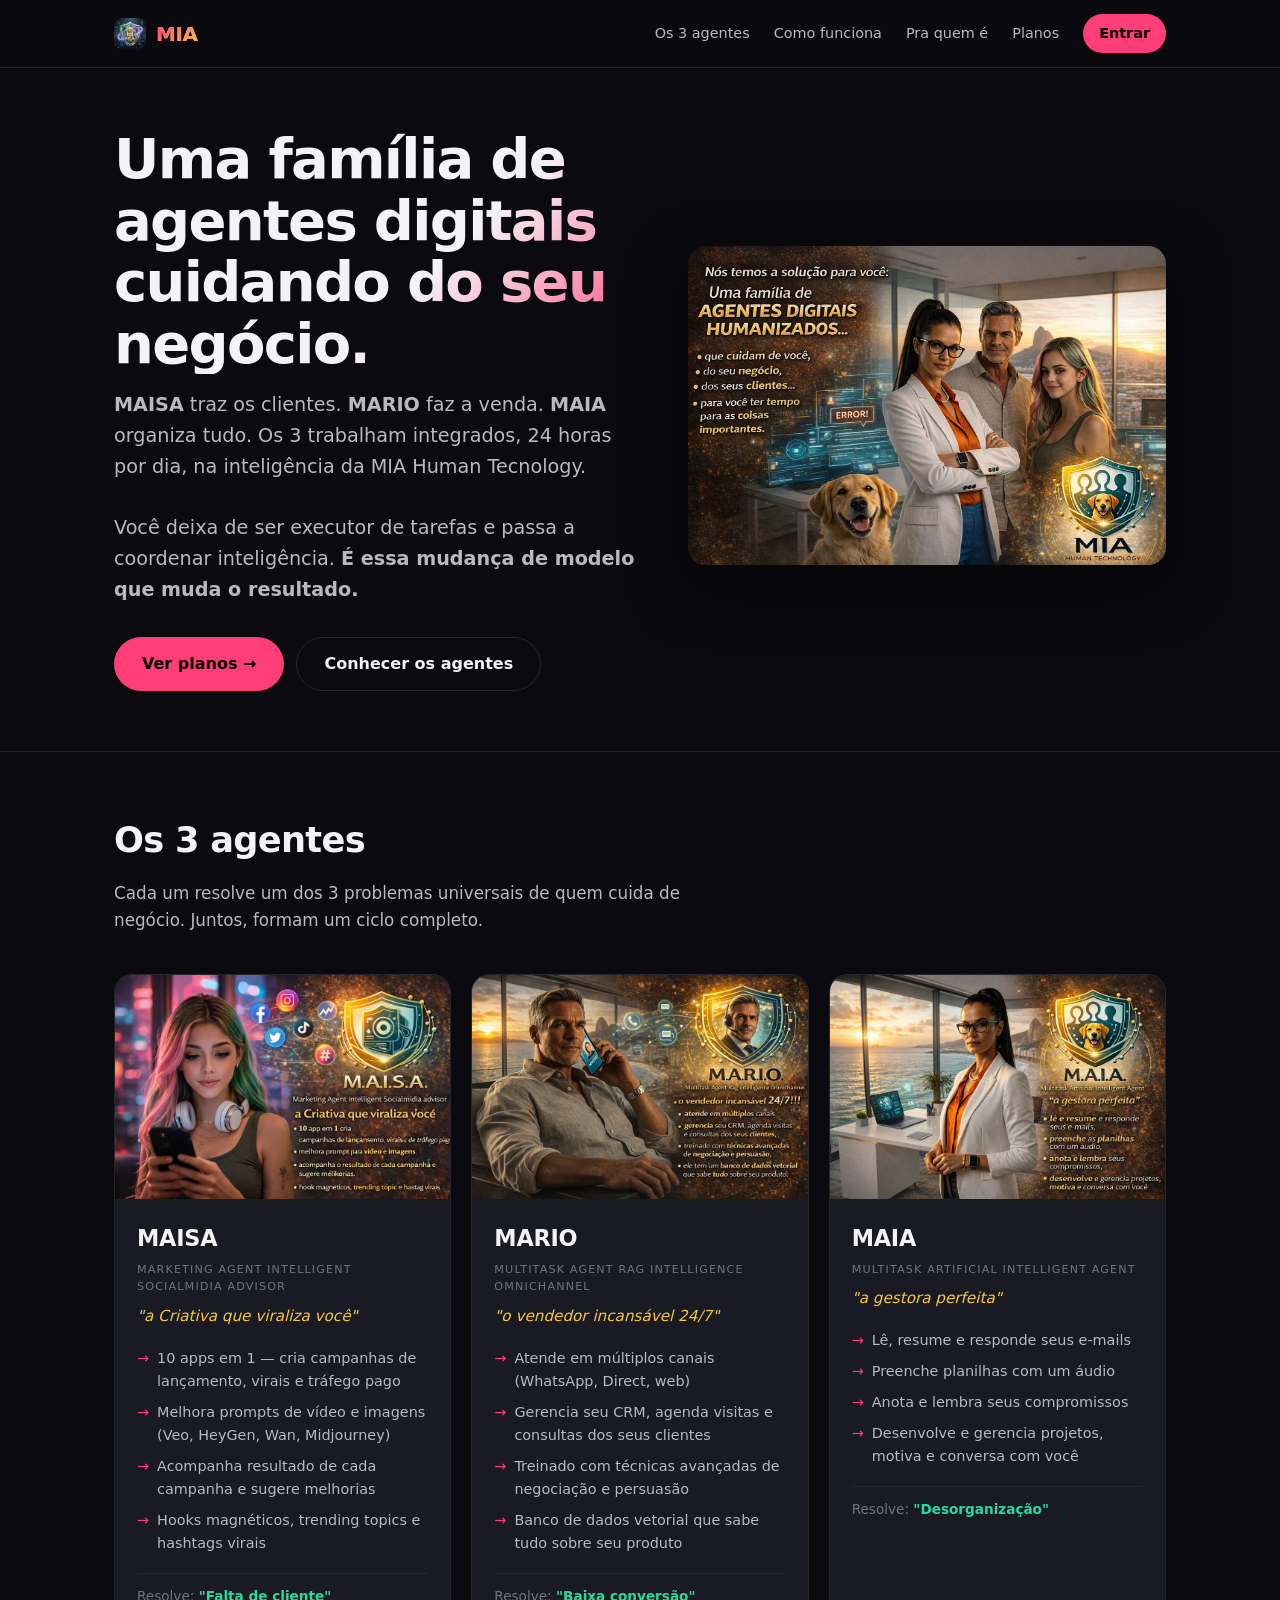
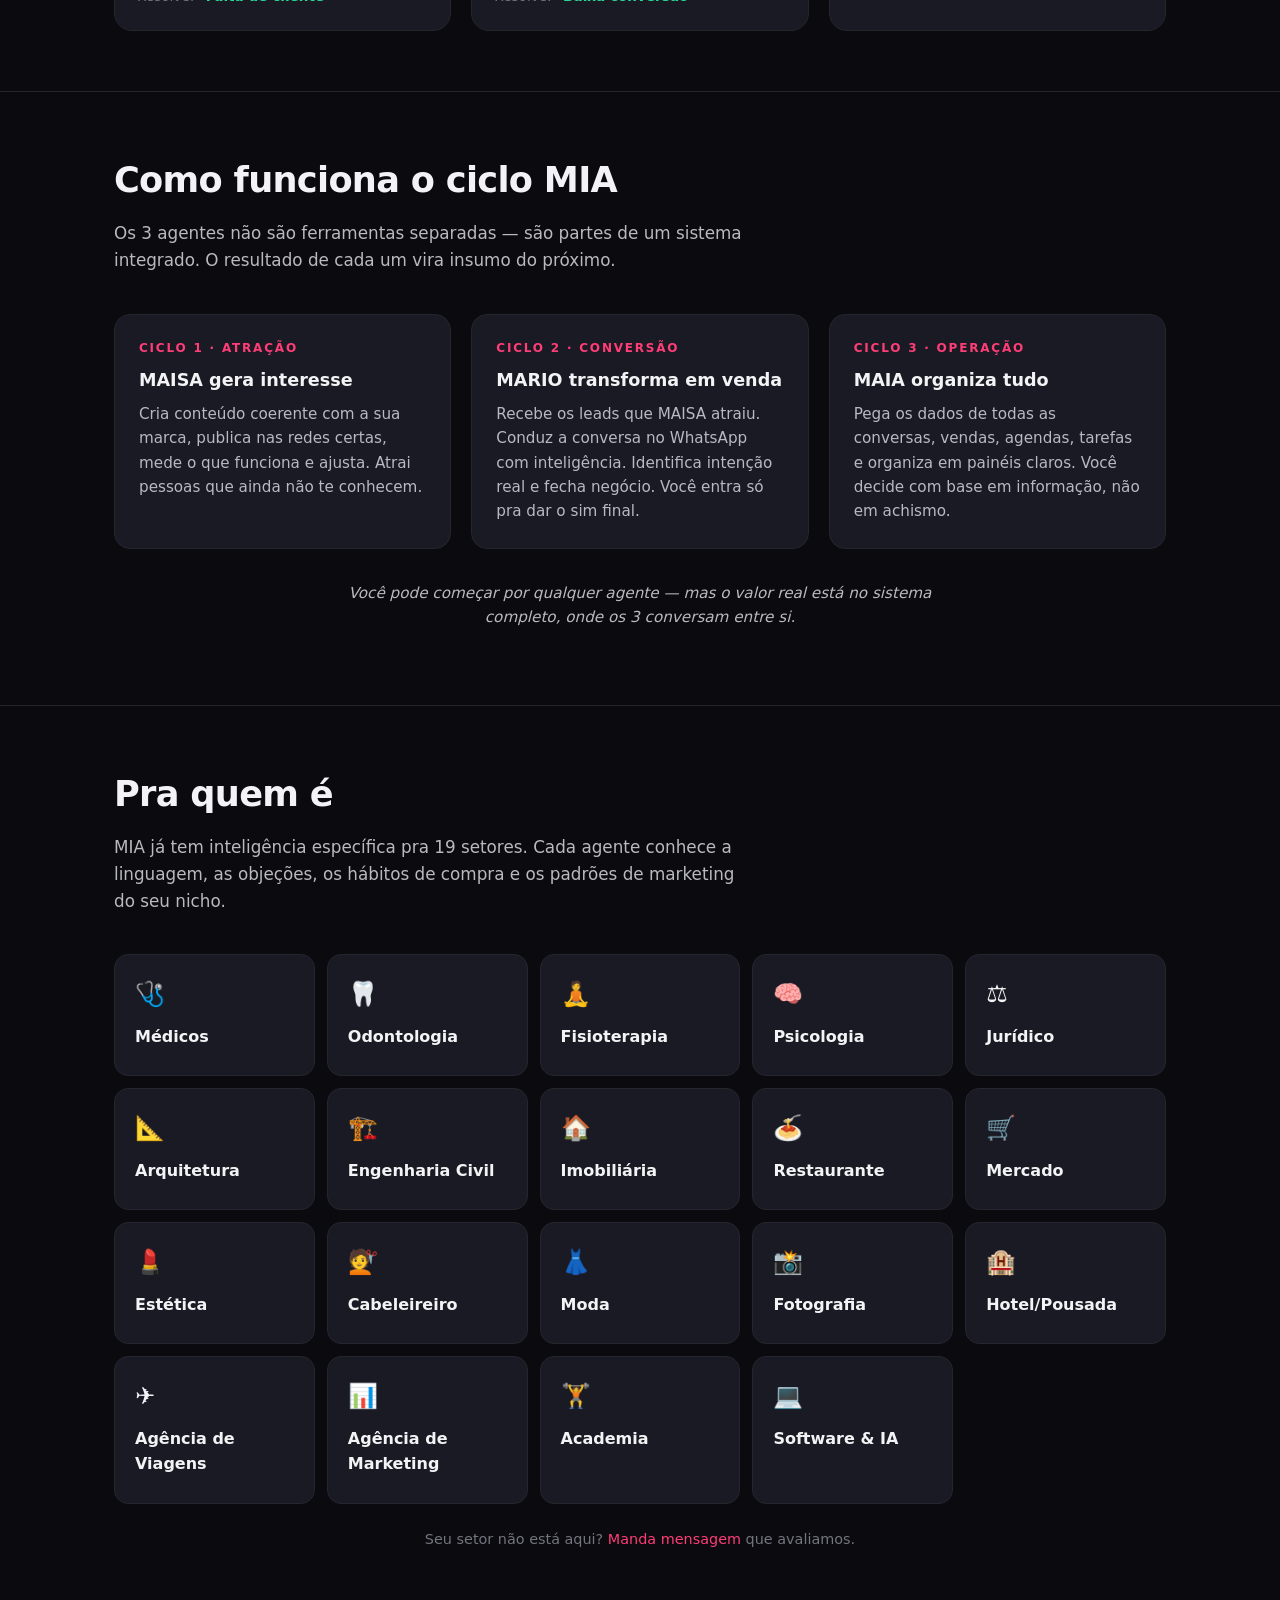
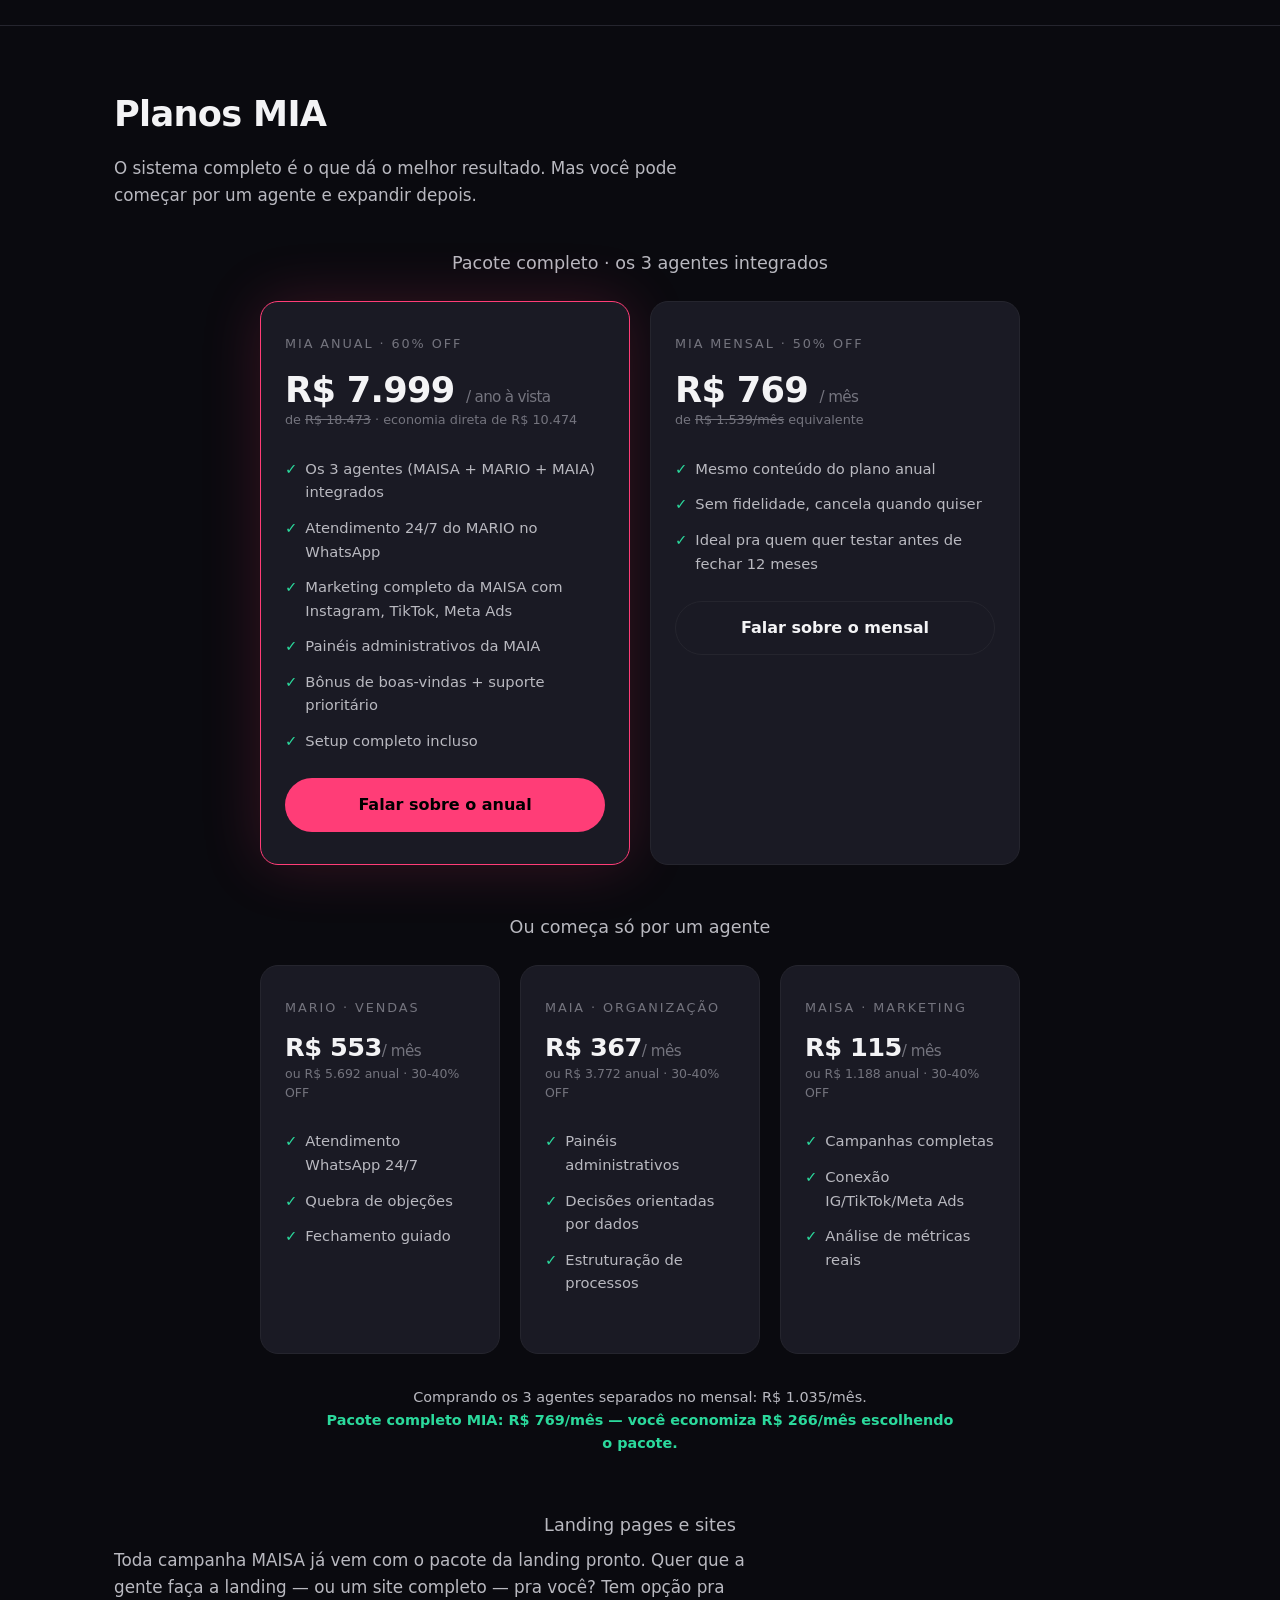
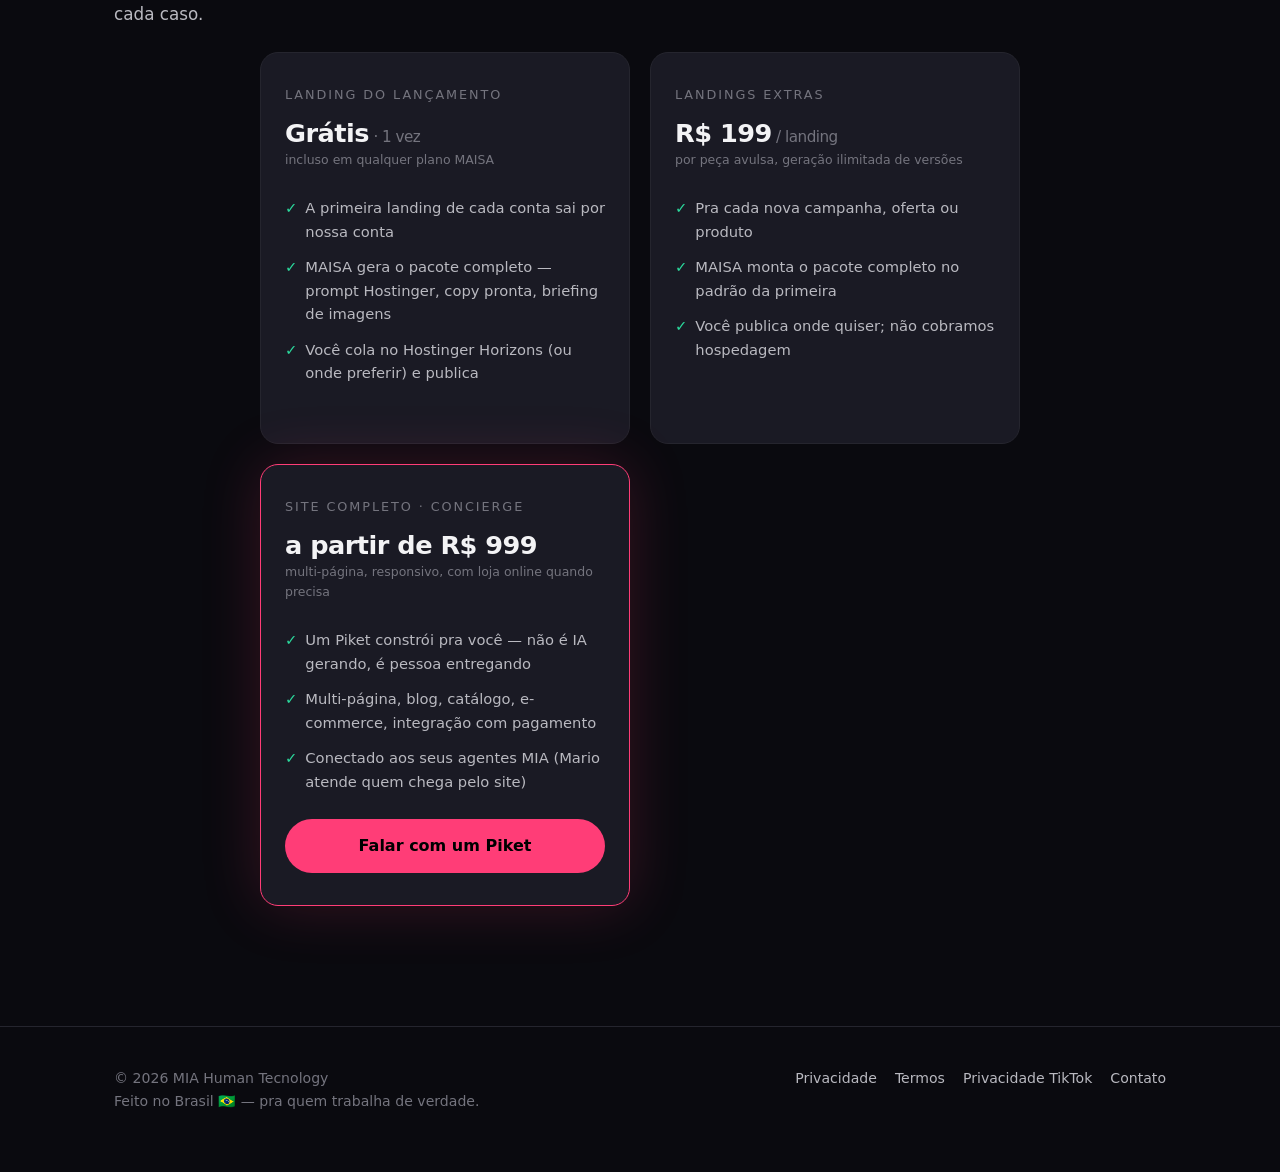
<file: index.html>
<!DOCTYPE html>
<html lang="pt-BR">
<head>
<meta charset="UTF-8">
<meta name="viewport" content="width=device-width, initial-scale=1.0">
<title>MIA Human Tecnology — A família de agentes digitais que cuida do seu negócio</title>
<meta name="description" content="MIA é o sistema brasileiro de IA com 3 agentes integrados — MAISA cria o marketing, MARIO atende e vende 24/7, MAIA organiza tudo. Você deixa de ser executor e passa a coordenar.">
<link rel="stylesheet" href="styles.css">
<link rel="icon" type="image/png" href="/img/logo-mia.png">
</head>
<body>

<header class="site-header">
  <div class="container">
    <a href="/" class="logo logo-with-mark">
      <img src="/img/logo-mia.png" alt="" width="32" height="32">
      <span>MIA</span>
    </a>
    <nav class="nav">
      <a href="#agentes">Os 3 agentes</a>
      <a href="#como-funciona">Como funciona</a>
      <a href="#setores">Pra quem é</a>
      <a href="#planos">Planos</a>
      <a href="https://app.maisa.cloud" class="btn-cta">Entrar</a>
    </nav>
  </div>
</header>

<main>

  <section class="hero hero-with-image">
    <div class="container hero-grid">
      <div>
        <h1>Uma família de agentes digitais cuidando do seu negócio.</h1>
        <p class="subtitle">
          <strong>MAISA</strong> traz os clientes. <strong>MARIO</strong> faz a venda. <strong>MAIA</strong> organiza tudo. Os 3 trabalham integrados, 24 horas por dia, na inteligência da MIA Human Tecnology.
          <br><br>
          Você deixa de ser executor de tarefas e passa a coordenar inteligência. <strong>É essa mudança de modelo que muda o resultado.</strong>
        </p>
        <div class="ctas">
          <a href="#planos" class="btn-primary">Ver planos →</a>
          <a href="#agentes" class="btn-secondary">Conhecer os agentes</a>
        </div>
      </div>
      <div class="hero-image">
        <img src="/img/hero-agentes.jpg" alt="Família de agentes digitais MIA — MAISA, MARIO e MAIA com a Tecnologia Humana">
      </div>
    </div>
  </section>

  <section class="section" id="agentes">
    <div class="container">
      <h2>Os 3 agentes</h2>
      <p class="lede">
        Cada um resolve um dos 3 problemas universais de quem cuida de negócio. Juntos, formam um ciclo completo.
      </p>

      <div class="agent-grid">
        <article class="agent-card">
          <img src="/img/maisa.jpg" alt="MAISA — a Criativa que viraliza você" loading="lazy">
          <div class="agent-body">
            <h3>MAISA</h3>
            <p class="agent-tag">Marketing Agent Intelligent Socialmidia advisor</p>
            <p class="agent-quote">"a Criativa que viraliza você"</p>
            <ul>
              <li>10 apps em 1 — cria campanhas de lançamento, virais e tráfego pago</li>
              <li>Melhora prompts de vídeo e imagens (Veo, HeyGen, Wan, Midjourney)</li>
              <li>Acompanha resultado de cada campanha e sugere melhorias</li>
              <li>Hooks magnéticos, trending topics e hashtags virais</li>
            </ul>
            <p class="agent-solves">Resolve: <strong>"Falta de cliente"</strong></p>
          </div>
        </article>

        <article class="agent-card">
          <img src="/img/mario.jpg" alt="MARIO — o vendedor incansável 24/7" loading="lazy">
          <div class="agent-body">
            <h3>MARIO</h3>
            <p class="agent-tag">Multitask Agent Rag intelligence omnichannel</p>
            <p class="agent-quote">"o vendedor incansável 24/7"</p>
            <ul>
              <li>Atende em múltiplos canais (WhatsApp, Direct, web)</li>
              <li>Gerencia seu CRM, agenda visitas e consultas dos seus clientes</li>
              <li>Treinado com técnicas avançadas de negociação e persuasão</li>
              <li>Banco de dados vetorial que sabe tudo sobre seu produto</li>
            </ul>
            <p class="agent-solves">Resolve: <strong>"Baixa conversão"</strong></p>
          </div>
        </article>

        <article class="agent-card">
          <img src="/img/maia.jpg" alt="MAIA — a gestora perfeita" loading="lazy">
          <div class="agent-body">
            <h3>MAIA</h3>
            <p class="agent-tag">Multitask Artificial Intelligent Agent</p>
            <p class="agent-quote">"a gestora perfeita"</p>
            <ul>
              <li>Lê, resume e responde seus e-mails</li>
              <li>Preenche planilhas com um áudio</li>
              <li>Anota e lembra seus compromissos</li>
              <li>Desenvolve e gerencia projetos, motiva e conversa com você</li>
            </ul>
            <p class="agent-solves">Resolve: <strong>"Desorganização"</strong></p>
          </div>
        </article>
      </div>
    </div>
  </section>

  <section class="section" id="como-funciona">
    <div class="container">
      <h2>Como funciona o ciclo MIA</h2>
      <p class="lede">
        Os 3 agentes não são ferramentas separadas — são partes de um sistema integrado. O resultado de cada um vira insumo do próximo.
      </p>
      <div class="steps">
        <div class="step">
          <div class="num">CICLO 1 · ATRAÇÃO</div>
          <h3>MAISA gera interesse</h3>
          <p>Cria conteúdo coerente com a sua marca, publica nas redes certas, mede o que funciona e ajusta. Atrai pessoas que ainda não te conhecem.</p>
        </div>
        <div class="step">
          <div class="num">CICLO 2 · CONVERSÃO</div>
          <h3>MARIO transforma em venda</h3>
          <p>Recebe os leads que MAISA atraiu. Conduz a conversa no WhatsApp com inteligência. Identifica intenção real e fecha negócio. Você entra só pra dar o sim final.</p>
        </div>
        <div class="step">
          <div class="num">CICLO 3 · OPERAÇÃO</div>
          <h3>MAIA organiza tudo</h3>
          <p>Pega os dados de todas as conversas, vendas, agendas, tarefas e organiza em painéis claros. Você decide com base em informação, não em achismo.</p>
        </div>
      </div>
      <p style="text-align:center;margin-top:32px;color:var(--ink-2);font-size:0.95rem;max-width:640px;margin-left:auto;margin-right:auto;">
        <em>Você pode começar por qualquer agente — mas o valor real está no sistema completo, onde os 3 conversam entre si.</em>
      </p>
    </div>
  </section>

  <section class="section" id="setores">
    <div class="container">
      <h2>Pra quem é</h2>
      <p class="lede">
        MIA já tem inteligência específica pra 19 setores. Cada agente conhece a linguagem, as objeções, os hábitos de compra e os padrões de marketing do seu nicho.
      </p>
      <div class="features" style="grid-template-columns: repeat(auto-fill, minmax(180px, 1fr)); gap:12px;">
        <div class="feature"><div class="ico">🩺</div><h3>Médicos</h3></div>
        <div class="feature"><div class="ico">🦷</div><h3>Odontologia</h3></div>
        <div class="feature"><div class="ico">🧘</div><h3>Fisioterapia</h3></div>
        <div class="feature"><div class="ico">🧠</div><h3>Psicologia</h3></div>
        <div class="feature"><div class="ico">⚖️</div><h3>Jurídico</h3></div>
        <div class="feature"><div class="ico">📐</div><h3>Arquitetura</h3></div>
        <div class="feature"><div class="ico">🏗️</div><h3>Engenharia Civil</h3></div>
        <div class="feature"><div class="ico">🏠</div><h3>Imobiliária</h3></div>
        <div class="feature"><div class="ico">🍝</div><h3>Restaurante</h3></div>
        <div class="feature"><div class="ico">🛒</div><h3>Mercado</h3></div>
        <div class="feature"><div class="ico">💄</div><h3>Estética</h3></div>
        <div class="feature"><div class="ico">💇</div><h3>Cabeleireiro</h3></div>
        <div class="feature"><div class="ico">👗</div><h3>Moda</h3></div>
        <div class="feature"><div class="ico">📸</div><h3>Fotografia</h3></div>
        <div class="feature"><div class="ico">🏨</div><h3>Hotel/Pousada</h3></div>
        <div class="feature"><div class="ico">✈️</div><h3>Agência de Viagens</h3></div>
        <div class="feature"><div class="ico">📊</div><h3>Agência de Marketing</h3></div>
        <div class="feature"><div class="ico">🏋️</div><h3>Academia</h3></div>
        <div class="feature"><div class="ico">💻</div><h3>Software & IA</h3></div>
      </div>
      <p style="text-align:center;margin-top:24px;color:var(--ink-3);font-size:0.9rem;">
        Seu setor não está aqui? <a href="mailto:d.ravetta79@gmail.com?subject=Quero%20MIA%20pro%20meu%20setor">Manda mensagem</a> que avaliamos.
      </p>
    </div>
  </section>

  <section class="section" id="planos">
    <div class="container">
      <h2>Planos MIA</h2>
      <p class="lede">
        O sistema completo é o que dá o melhor resultado. Mas você pode começar por um agente e expandir depois.
      </p>

      <h3 style="text-align:center;font-size:1.1rem;color:var(--ink-2);font-weight:500;margin-bottom:24px;">Pacote completo · os 3 agentes integrados</h3>
      <div class="pricing" style="margin-bottom:48px;">
        <div class="plan highlighted">
          <div class="name">MIA Anual · 60% OFF</div>
          <div class="price">R$ 7.999 <small>/ ano à vista</small></div>
          <p style="font-size:0.8rem;color:var(--ink-3);margin:-8px 0 0;">de <s>R$ 18.473</s> · economia direta de R$ 10.474</p>
          <ul>
            <li>Os 3 agentes (MAISA + MARIO + MAIA) integrados</li>
            <li>Atendimento 24/7 do MARIO no WhatsApp</li>
            <li>Marketing completo da MAISA com Instagram, TikTok, Meta Ads</li>
            <li>Painéis administrativos da MAIA</li>
            <li>Bônus de boas-vindas + suporte prioritário</li>
            <li>Setup completo incluso</li>
          </ul>
          <a href="mailto:d.ravetta79@gmail.com?subject=Quero%20o%20pacote%20MIA%20Anual" class="btn-primary" style="display:block;text-align:center;">Falar sobre o anual</a>
        </div>
        <div class="plan">
          <div class="name">MIA Mensal · 50% OFF</div>
          <div class="price">R$ 769 <small>/ mês</small></div>
          <p style="font-size:0.8rem;color:var(--ink-3);margin:-8px 0 0;">de <s>R$ 1.539/mês</s> equivalente</p>
          <ul>
            <li>Mesmo conteúdo do plano anual</li>
            <li>Sem fidelidade, cancela quando quiser</li>
            <li>Ideal pra quem quer testar antes de fechar 12 meses</li>
          </ul>
          <a href="mailto:d.ravetta79@gmail.com?subject=Quero%20o%20pacote%20MIA%20Mensal" class="btn-secondary" style="display:block;text-align:center;">Falar sobre o mensal</a>
        </div>
      </div>

      <h3 style="text-align:center;font-size:1.1rem;color:var(--ink-2);font-weight:500;margin-bottom:24px;">Ou começa só por um agente</h3>
      <div class="pricing" style="grid-template-columns: repeat(auto-fit, minmax(240px, 1fr));">
        <div class="plan">
          <div class="name">MARIO · Vendas</div>
          <div class="price" style="font-size:1.6rem;">R$ 553<small>/ mês</small></div>
          <p style="font-size:0.78rem;color:var(--ink-3);margin:-4px 0 0;">ou R$ 5.692 anual · 30-40% OFF</p>
          <ul>
            <li>Atendimento WhatsApp 24/7</li>
            <li>Quebra de objeções</li>
            <li>Fechamento guiado</li>
          </ul>
        </div>
        <div class="plan">
          <div class="name">MAIA · Organização</div>
          <div class="price" style="font-size:1.6rem;">R$ 367<small>/ mês</small></div>
          <p style="font-size:0.78rem;color:var(--ink-3);margin:-4px 0 0;">ou R$ 3.772 anual · 30-40% OFF</p>
          <ul>
            <li>Painéis administrativos</li>
            <li>Decisões orientadas por dados</li>
            <li>Estruturação de processos</li>
          </ul>
        </div>
        <div class="plan">
          <div class="name">MAISA · Marketing</div>
          <div class="price" style="font-size:1.6rem;">R$ 115<small>/ mês</small></div>
          <p style="font-size:0.78rem;color:var(--ink-3);margin:-4px 0 0;">ou R$ 1.188 anual · 30-40% OFF</p>
          <ul>
            <li>Campanhas completas</li>
            <li>Conexão IG/TikTok/Meta Ads</li>
            <li>Análise de métricas reais</li>
          </ul>
        </div>
      </div>

      <p style="text-align:center;margin-top:32px;color:var(--ink-2);font-size:0.9rem;max-width:640px;margin-left:auto;margin-right:auto;">
        Comprando os 3 agentes separados no mensal: R$ 1.035/mês.<br>
        <strong style="color:var(--green);">Pacote completo MIA: R$ 769/mês — você economiza R$ 266/mês escolhendo o pacote.</strong>
      </p>

      <h3 style="text-align:center;font-size:1.1rem;color:var(--ink-2);font-weight:500;margin:56px 0 8px;">Landing pages e sites</h3>
      <p class="lede" style="margin-bottom:24px;">
        Toda campanha MAISA já vem com o pacote da landing pronto. Quer que a gente faça a landing — ou um site completo — pra você? Tem opção pra cada caso.
      </p>
      <div class="pricing" style="grid-template-columns: repeat(auto-fit, minmax(260px, 1fr));">
        <div class="plan">
          <div class="name">Landing do lançamento</div>
          <div class="price" style="font-size:1.6rem;">Grátis<small> · 1 vez</small></div>
          <p style="font-size:0.78rem;color:var(--ink-3);margin:-4px 0 0;">incluso em qualquer plano MAISA</p>
          <ul>
            <li>A primeira landing de cada conta sai por nossa conta</li>
            <li>MAISA gera o pacote completo — prompt Hostinger, copy pronta, briefing de imagens</li>
            <li>Você cola no Hostinger Horizons (ou onde preferir) e publica</li>
          </ul>
        </div>
        <div class="plan">
          <div class="name">Landings extras</div>
          <div class="price" style="font-size:1.6rem;">R$ 199<small> / landing</small></div>
          <p style="font-size:0.78rem;color:var(--ink-3);margin:-4px 0 0;">por peça avulsa, geração ilimitada de versões</p>
          <ul>
            <li>Pra cada nova campanha, oferta ou produto</li>
            <li>MAISA monta o pacote completo no padrão da primeira</li>
            <li>Você publica onde quiser; não cobramos hospedagem</li>
          </ul>
        </div>
        <div class="plan highlighted">
          <div class="name">Site completo · concierge</div>
          <div class="price" style="font-size:1.6rem;">a partir de R$ 999</div>
          <p style="font-size:0.78rem;color:var(--ink-3);margin:-4px 0 0;">multi-página, responsivo, com loja online quando precisa</p>
          <ul>
            <li>Um Piket constrói pra você — não é IA gerando, é pessoa entregando</li>
            <li>Multi-página, blog, catálogo, e-commerce, integração com pagamento</li>
            <li>Conectado aos seus agentes MIA (Mario atende quem chega pelo site)</li>
          </ul>
          <a href="https://wa.me/5512981682833?text=Quero%20um%20site%20completo%20com%20a%20MIA" class="btn-primary" style="display:block;text-align:center;">Falar com um Piket</a>
        </div>
      </div>
    </div>
  </section>

</main>

<footer class="site-footer">
  <div class="container">
    <div>
      © 2026 MIA Human Tecnology<br>
      Feito no Brasil 🇧🇷 — pra quem trabalha de verdade.
    </div>
    <div class="links">
      <a href="/privacy.html">Privacidade</a>
      <a href="/terms.html">Termos</a>
      <a href="/tiktok-privacy.html">Privacidade TikTok</a>
      <a href="mailto:d.ravetta79@gmail.com">Contato</a>
    </div>
  </div>
</footer>

</body>
</html>
</file>
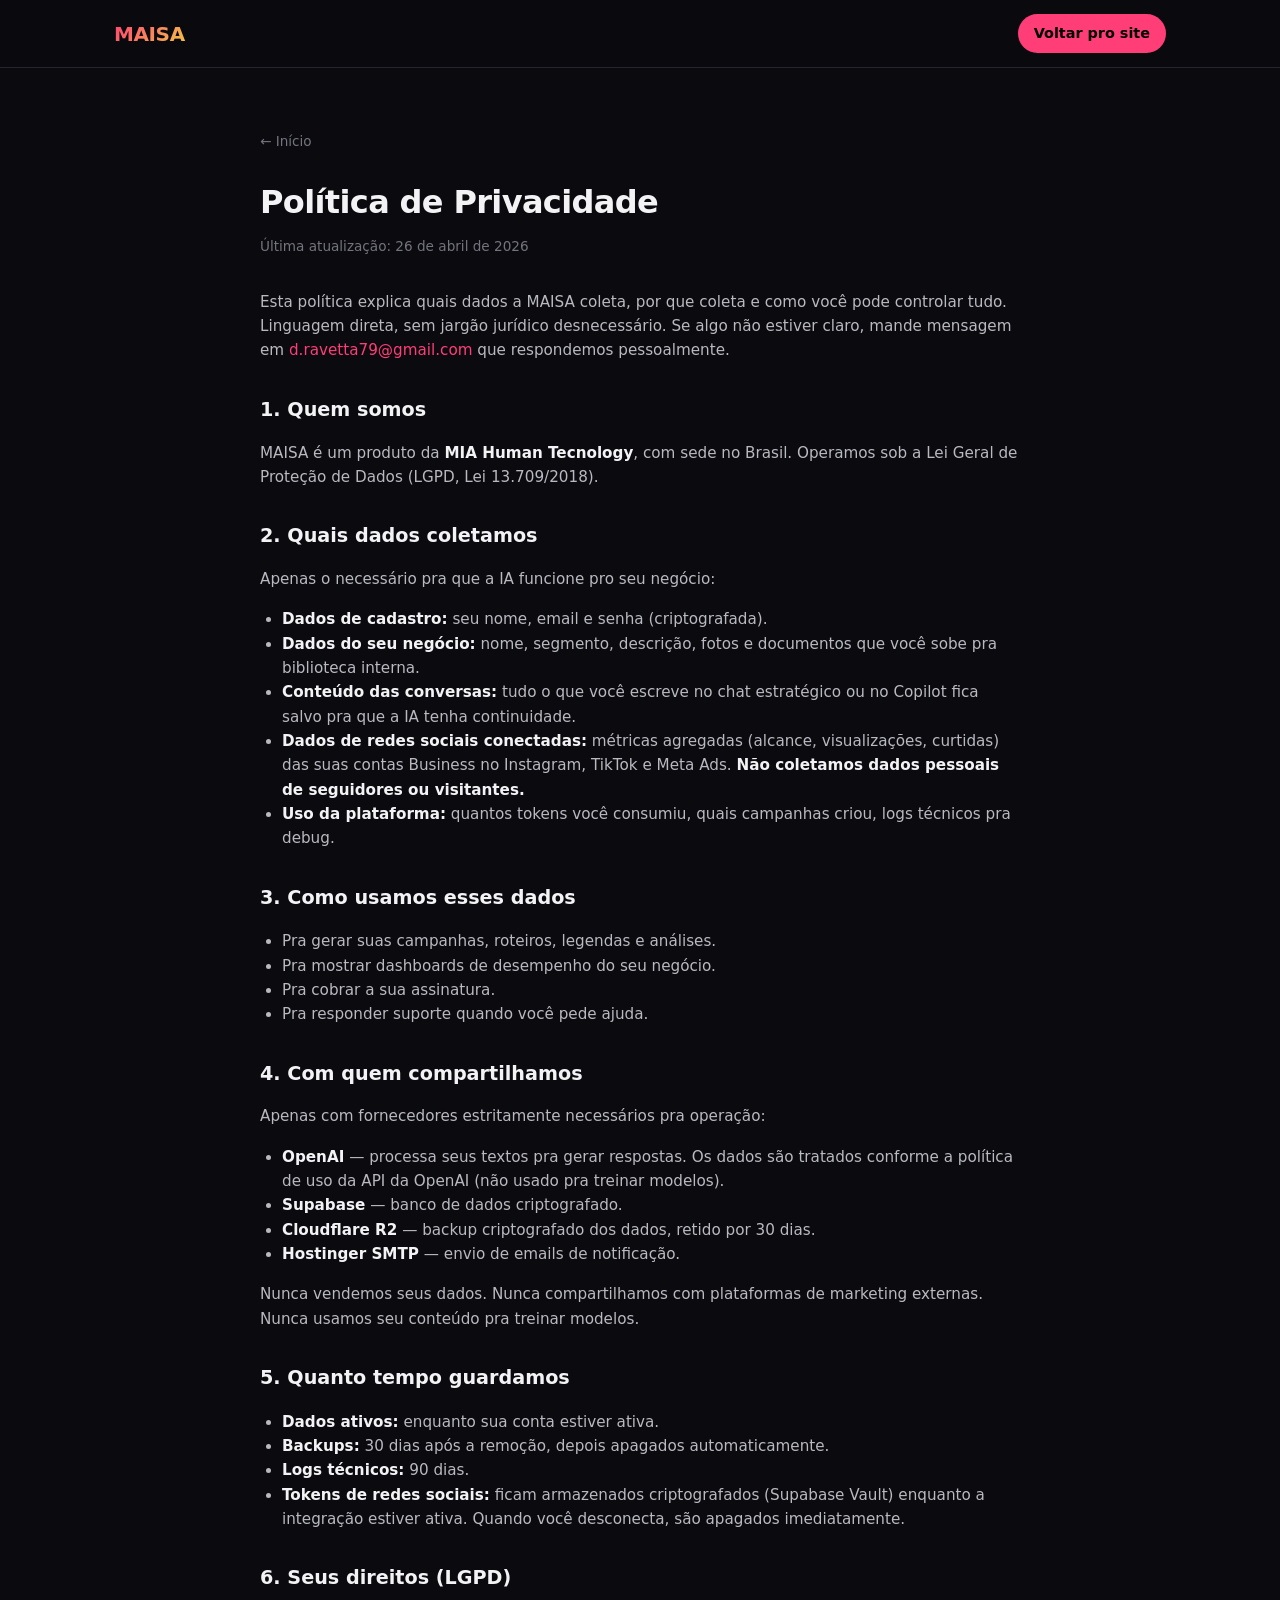
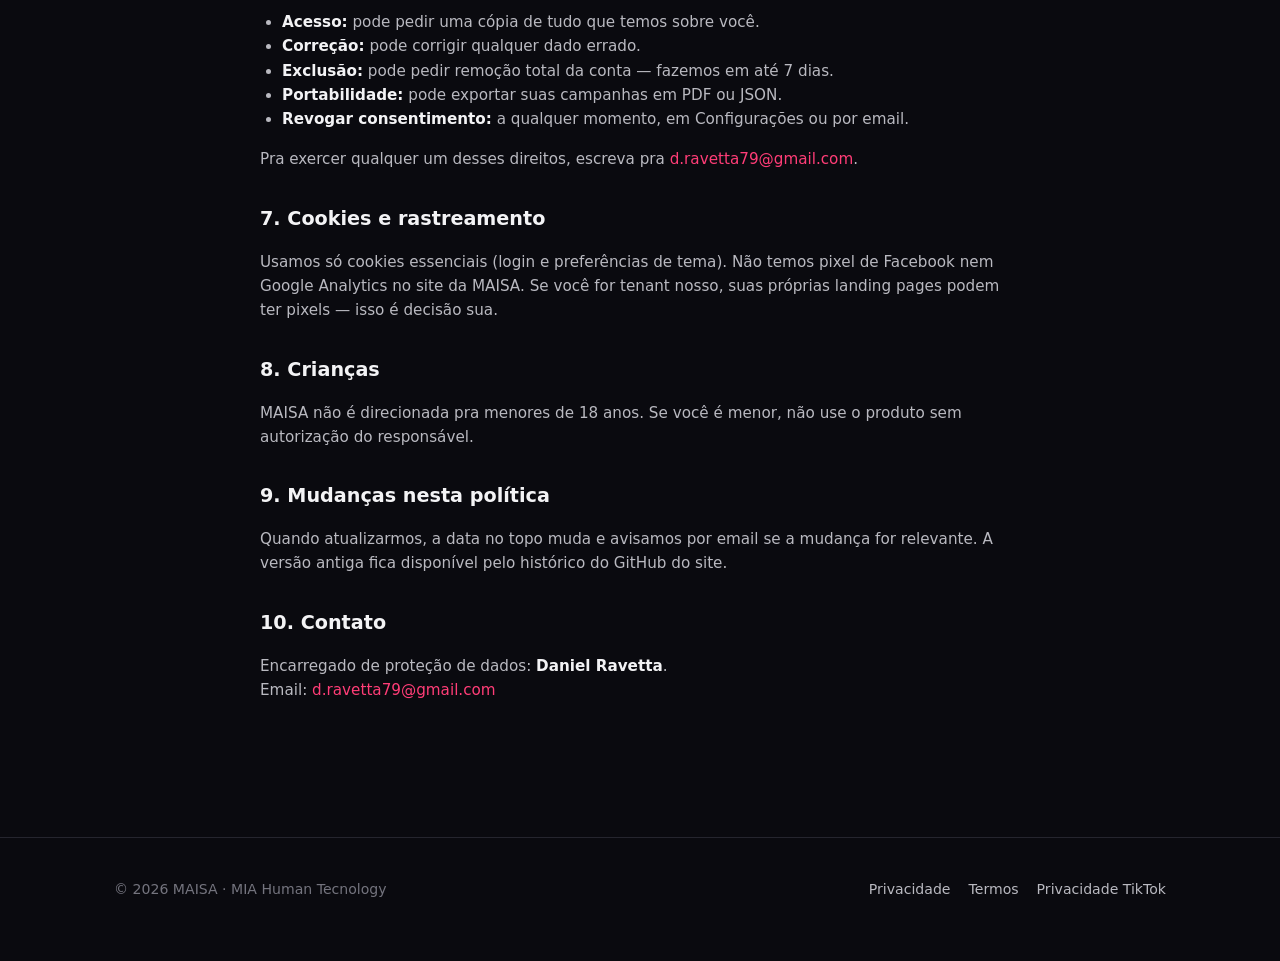
<file: privacy.html>
<!DOCTYPE html>
<html lang="pt-BR">
<head>
<meta charset="UTF-8">
<meta name="viewport" content="width=device-width, initial-scale=1.0">
<title>Política de Privacidade — MAISA</title>
<link rel="stylesheet" href="styles.css">
</head>
<body>

<header class="site-header">
  <div class="container">
    <a href="/" class="logo">MAISA</a>
    <nav class="nav">
      <a href="/" class="btn-cta">Voltar pro site</a>
    </nav>
  </div>
</header>

<main class="container">
  <article class="doc">
    <a href="/" class="back">← Início</a>
    <h1>Política de Privacidade</h1>
    <p class="meta">Última atualização: 26 de abril de 2026</p>

    <p>Esta política explica quais dados a MAISA coleta, por que coleta e como você pode controlar tudo. Linguagem direta, sem jargão jurídico desnecessário. Se algo não estiver claro, mande mensagem em <a href="mailto:d.ravetta79@gmail.com">d.ravetta79@gmail.com</a> que respondemos pessoalmente.</p>

    <h2>1. Quem somos</h2>
    <p>MAISA é um produto da <strong>MIA Human Tecnology</strong>, com sede no Brasil. Operamos sob a Lei Geral de Proteção de Dados (LGPD, Lei 13.709/2018).</p>

    <h2>2. Quais dados coletamos</h2>
    <p>Apenas o necessário pra que a IA funcione pro seu negócio:</p>
    <ul>
      <li><strong>Dados de cadastro:</strong> seu nome, email e senha (criptografada).</li>
      <li><strong>Dados do seu negócio:</strong> nome, segmento, descrição, fotos e documentos que você sobe pra biblioteca interna.</li>
      <li><strong>Conteúdo das conversas:</strong> tudo o que você escreve no chat estratégico ou no Copilot fica salvo pra que a IA tenha continuidade.</li>
      <li><strong>Dados de redes sociais conectadas:</strong> métricas agregadas (alcance, visualizações, curtidas) das suas contas Business no Instagram, TikTok e Meta Ads. <strong>Não coletamos dados pessoais de seguidores ou visitantes.</strong></li>
      <li><strong>Uso da plataforma:</strong> quantos tokens você consumiu, quais campanhas criou, logs técnicos pra debug.</li>
    </ul>

    <h2>3. Como usamos esses dados</h2>
    <ul>
      <li>Pra gerar suas campanhas, roteiros, legendas e análises.</li>
      <li>Pra mostrar dashboards de desempenho do seu negócio.</li>
      <li>Pra cobrar a sua assinatura.</li>
      <li>Pra responder suporte quando você pede ajuda.</li>
    </ul>

    <h2>4. Com quem compartilhamos</h2>
    <p>Apenas com fornecedores estritamente necessários pra operação:</p>
    <ul>
      <li><strong>OpenAI</strong> — processa seus textos pra gerar respostas. Os dados são tratados conforme a política de uso da API da OpenAI (não usado pra treinar modelos).</li>
      <li><strong>Supabase</strong> — banco de dados criptografado.</li>
      <li><strong>Cloudflare R2</strong> — backup criptografado dos dados, retido por 30 dias.</li>
      <li><strong>Hostinger SMTP</strong> — envio de emails de notificação.</li>
    </ul>
    <p>Nunca vendemos seus dados. Nunca compartilhamos com plataformas de marketing externas. Nunca usamos seu conteúdo pra treinar modelos.</p>

    <h2>5. Quanto tempo guardamos</h2>
    <ul>
      <li><strong>Dados ativos:</strong> enquanto sua conta estiver ativa.</li>
      <li><strong>Backups:</strong> 30 dias após a remoção, depois apagados automaticamente.</li>
      <li><strong>Logs técnicos:</strong> 90 dias.</li>
      <li><strong>Tokens de redes sociais:</strong> ficam armazenados criptografados (Supabase Vault) enquanto a integração estiver ativa. Quando você desconecta, são apagados imediatamente.</li>
    </ul>

    <h2>6. Seus direitos (LGPD)</h2>
    <ul>
      <li><strong>Acesso:</strong> pode pedir uma cópia de tudo que temos sobre você.</li>
      <li><strong>Correção:</strong> pode corrigir qualquer dado errado.</li>
      <li><strong>Exclusão:</strong> pode pedir remoção total da conta — fazemos em até 7 dias.</li>
      <li><strong>Portabilidade:</strong> pode exportar suas campanhas em PDF ou JSON.</li>
      <li><strong>Revogar consentimento:</strong> a qualquer momento, em Configurações ou por email.</li>
    </ul>
    <p>Pra exercer qualquer um desses direitos, escreva pra <a href="mailto:d.ravetta79@gmail.com">d.ravetta79@gmail.com</a>.</p>

    <h2>7. Cookies e rastreamento</h2>
    <p>Usamos só cookies essenciais (login e preferências de tema). Não temos pixel de Facebook nem Google Analytics no site da MAISA. Se você for tenant nosso, suas próprias landing pages podem ter pixels — isso é decisão sua.</p>

    <h2>8. Crianças</h2>
    <p>MAISA não é direcionada pra menores de 18 anos. Se você é menor, não use o produto sem autorização do responsável.</p>

    <h2>9. Mudanças nesta política</h2>
    <p>Quando atualizarmos, a data no topo muda e avisamos por email se a mudança for relevante. A versão antiga fica disponível pelo histórico do GitHub do site.</p>

    <h2>10. Contato</h2>
    <p>Encarregado de proteção de dados: <strong>Daniel Ravetta</strong>.<br>Email: <a href="mailto:d.ravetta79@gmail.com">d.ravetta79@gmail.com</a></p>
  </article>
</main>

<footer class="site-footer">
  <div class="container">
    <div>© 2026 MAISA · MIA Human Tecnology</div>
    <div class="links">
      <a href="/privacy.html">Privacidade</a>
      <a href="/terms.html">Termos</a>
      <a href="/tiktok-privacy.html">Privacidade TikTok</a>
    </div>
  </div>
</footer>

</body>
</html>
</file>
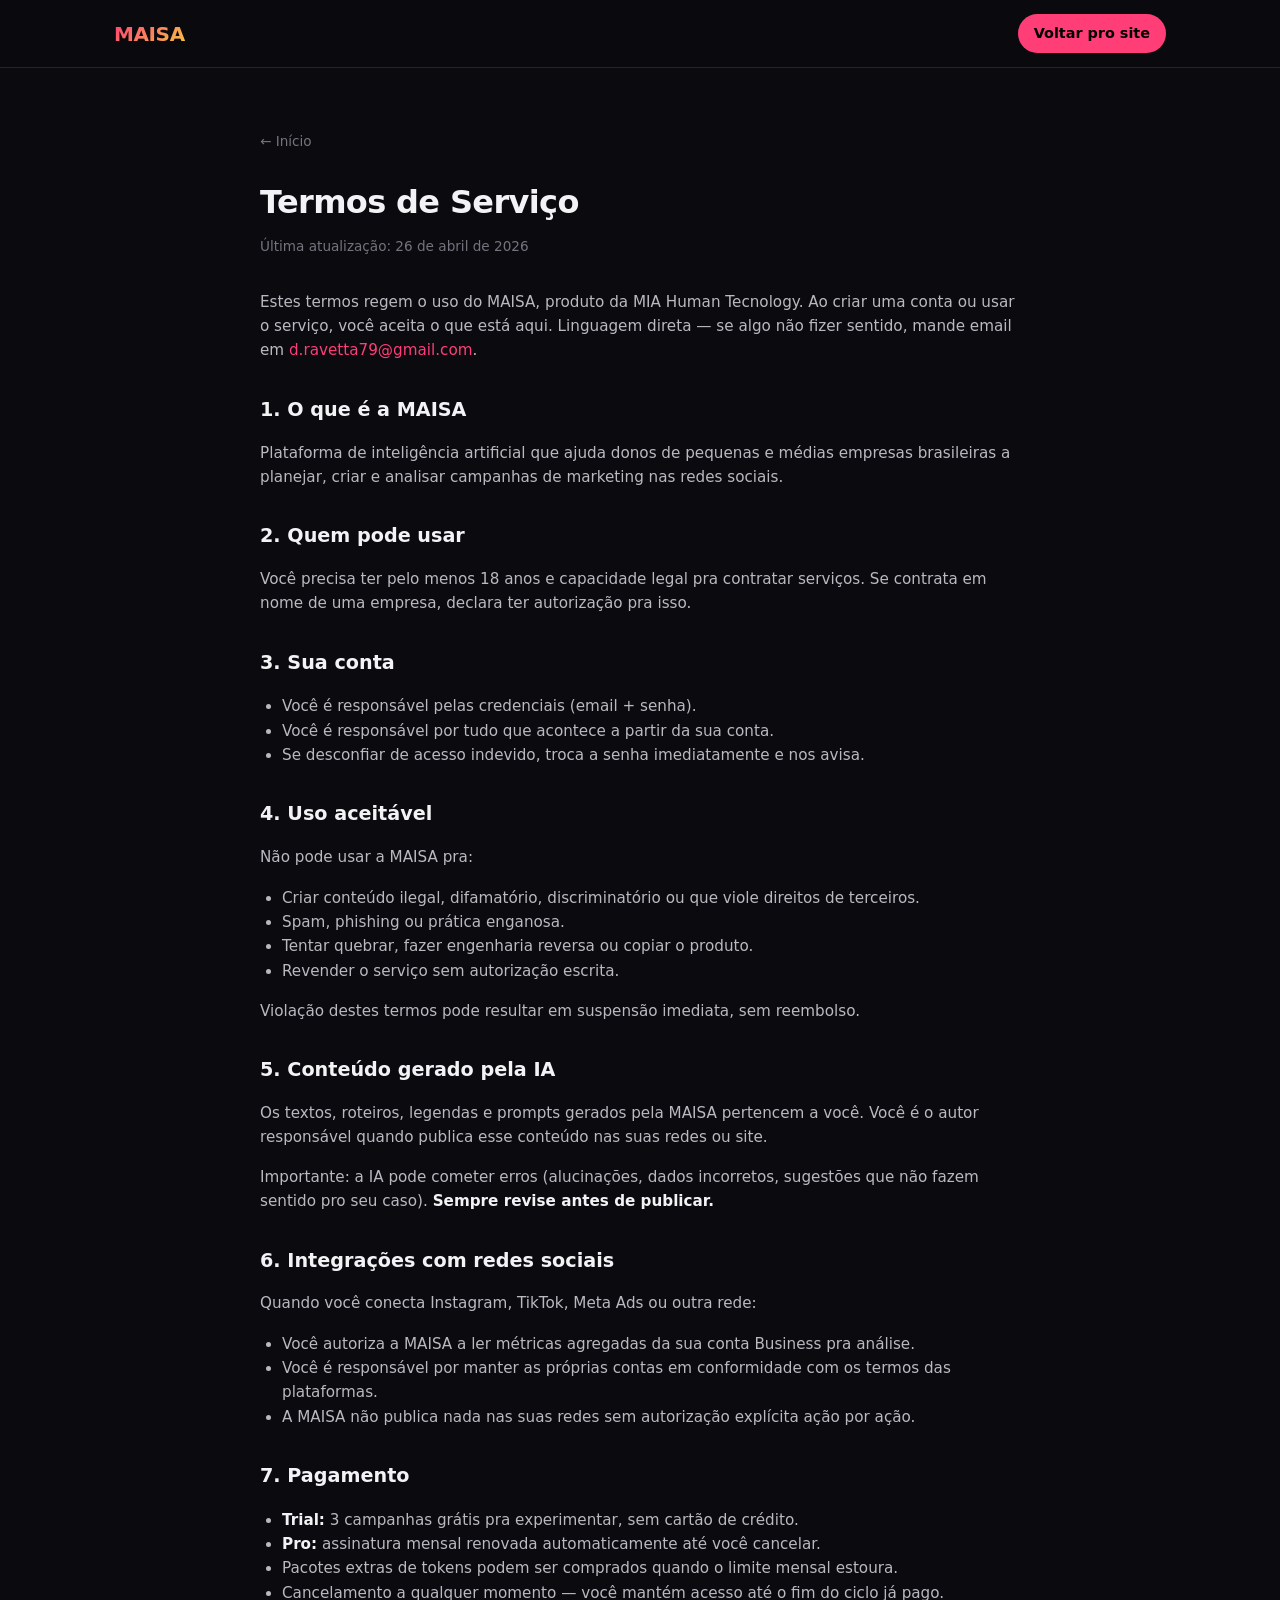
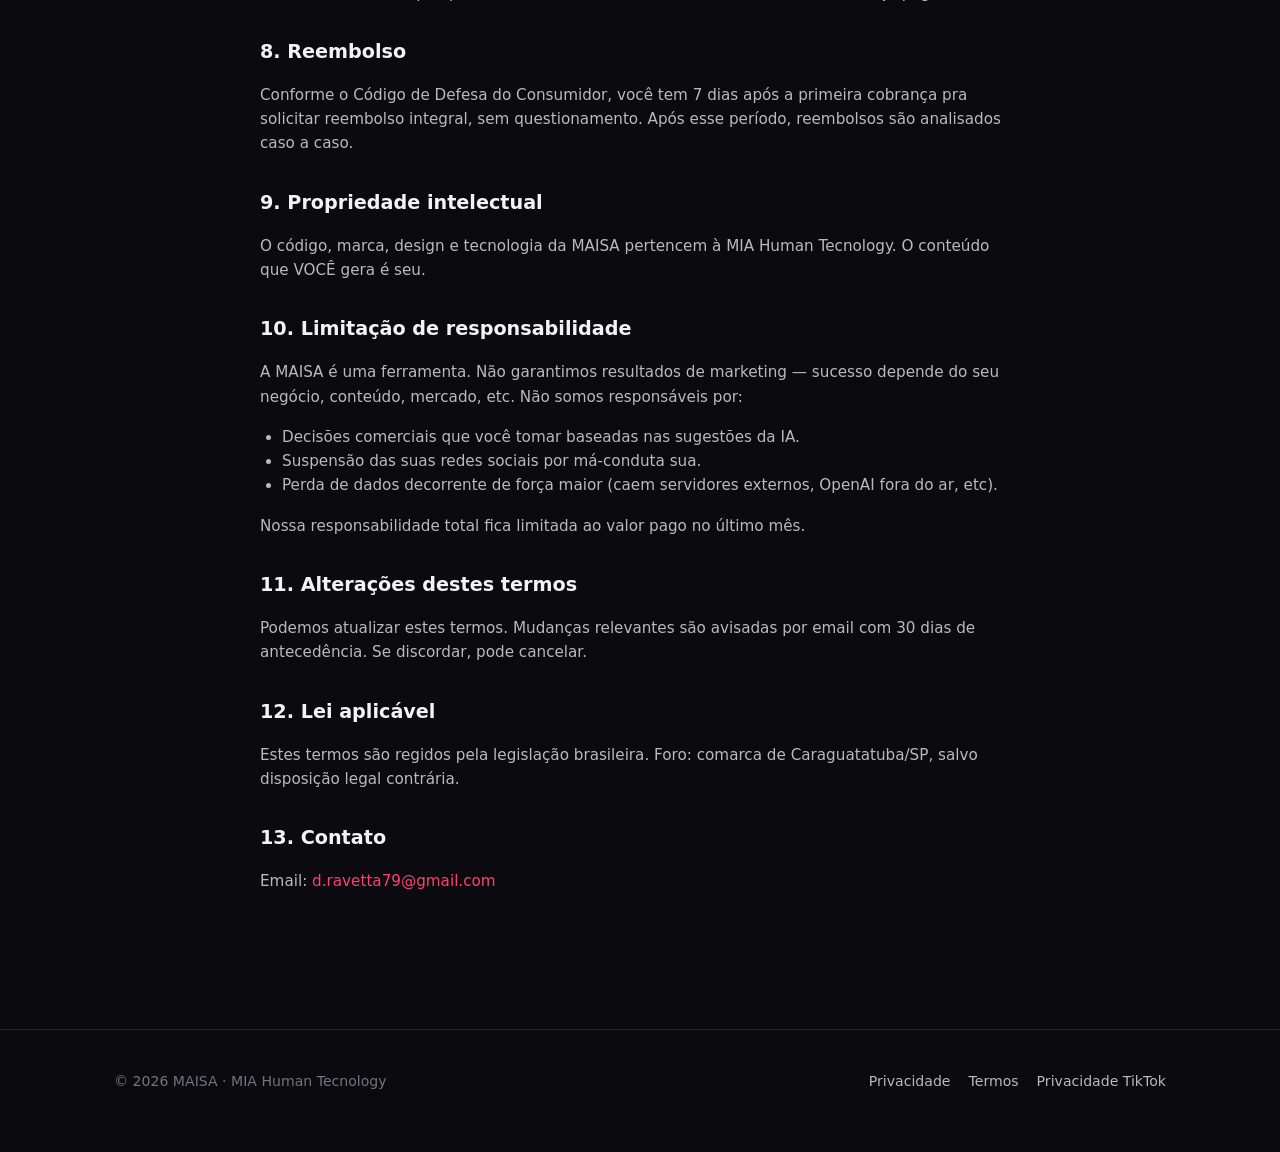
<file: terms.html>
<!DOCTYPE html>
<html lang="pt-BR">
<head>
<meta charset="UTF-8">
<meta name="viewport" content="width=device-width, initial-scale=1.0">
<title>Termos de Serviço — MAISA</title>
<link rel="stylesheet" href="styles.css">
</head>
<body>

<header class="site-header">
  <div class="container">
    <a href="/" class="logo">MAISA</a>
    <nav class="nav">
      <a href="/" class="btn-cta">Voltar pro site</a>
    </nav>
  </div>
</header>

<main class="container">
  <article class="doc">
    <a href="/" class="back">← Início</a>
    <h1>Termos de Serviço</h1>
    <p class="meta">Última atualização: 26 de abril de 2026</p>

    <p>Estes termos regem o uso do MAISA, produto da MIA Human Tecnology. Ao criar uma conta ou usar o serviço, você aceita o que está aqui. Linguagem direta — se algo não fizer sentido, mande email em <a href="mailto:d.ravetta79@gmail.com">d.ravetta79@gmail.com</a>.</p>

    <h2>1. O que é a MAISA</h2>
    <p>Plataforma de inteligência artificial que ajuda donos de pequenas e médias empresas brasileiras a planejar, criar e analisar campanhas de marketing nas redes sociais.</p>

    <h2>2. Quem pode usar</h2>
    <p>Você precisa ter pelo menos 18 anos e capacidade legal pra contratar serviços. Se contrata em nome de uma empresa, declara ter autorização pra isso.</p>

    <h2>3. Sua conta</h2>
    <ul>
      <li>Você é responsável pelas credenciais (email + senha).</li>
      <li>Você é responsável por tudo que acontece a partir da sua conta.</li>
      <li>Se desconfiar de acesso indevido, troca a senha imediatamente e nos avisa.</li>
    </ul>

    <h2>4. Uso aceitável</h2>
    <p>Não pode usar a MAISA pra:</p>
    <ul>
      <li>Criar conteúdo ilegal, difamatório, discriminatório ou que viole direitos de terceiros.</li>
      <li>Spam, phishing ou prática enganosa.</li>
      <li>Tentar quebrar, fazer engenharia reversa ou copiar o produto.</li>
      <li>Revender o serviço sem autorização escrita.</li>
    </ul>
    <p>Violação destes termos pode resultar em suspensão imediata, sem reembolso.</p>

    <h2>5. Conteúdo gerado pela IA</h2>
    <p>Os textos, roteiros, legendas e prompts gerados pela MAISA pertencem a você. Você é o autor responsável quando publica esse conteúdo nas suas redes ou site.</p>
    <p>Importante: a IA pode cometer erros (alucinações, dados incorretos, sugestões que não fazem sentido pro seu caso). <strong>Sempre revise antes de publicar.</strong></p>

    <h2>6. Integrações com redes sociais</h2>
    <p>Quando você conecta Instagram, TikTok, Meta Ads ou outra rede:</p>
    <ul>
      <li>Você autoriza a MAISA a ler métricas agregadas da sua conta Business pra análise.</li>
      <li>Você é responsável por manter as próprias contas em conformidade com os termos das plataformas.</li>
      <li>A MAISA não publica nada nas suas redes sem autorização explícita ação por ação.</li>
    </ul>

    <h2>7. Pagamento</h2>
    <ul>
      <li><strong>Trial:</strong> 3 campanhas grátis pra experimentar, sem cartão de crédito.</li>
      <li><strong>Pro:</strong> assinatura mensal renovada automaticamente até você cancelar.</li>
      <li>Pacotes extras de tokens podem ser comprados quando o limite mensal estoura.</li>
      <li>Cancelamento a qualquer momento — você mantém acesso até o fim do ciclo já pago.</li>
    </ul>

    <h2>8. Reembolso</h2>
    <p>Conforme o Código de Defesa do Consumidor, você tem 7 dias após a primeira cobrança pra solicitar reembolso integral, sem questionamento. Após esse período, reembolsos são analisados caso a caso.</p>

    <h2>9. Propriedade intelectual</h2>
    <p>O código, marca, design e tecnologia da MAISA pertencem à MIA Human Tecnology. O conteúdo que VOCÊ gera é seu.</p>

    <h2>10. Limitação de responsabilidade</h2>
    <p>A MAISA é uma ferramenta. Não garantimos resultados de marketing — sucesso depende do seu negócio, conteúdo, mercado, etc. Não somos responsáveis por:</p>
    <ul>
      <li>Decisões comerciais que você tomar baseadas nas sugestões da IA.</li>
      <li>Suspensão das suas redes sociais por má-conduta sua.</li>
      <li>Perda de dados decorrente de força maior (caem servidores externos, OpenAI fora do ar, etc).</li>
    </ul>
    <p>Nossa responsabilidade total fica limitada ao valor pago no último mês.</p>

    <h2>11. Alterações destes termos</h2>
    <p>Podemos atualizar estes termos. Mudanças relevantes são avisadas por email com 30 dias de antecedência. Se discordar, pode cancelar.</p>

    <h2>12. Lei aplicável</h2>
    <p>Estes termos são regidos pela legislação brasileira. Foro: comarca de Caraguatatuba/SP, salvo disposição legal contrária.</p>

    <h2>13. Contato</h2>
    <p>Email: <a href="mailto:d.ravetta79@gmail.com">d.ravetta79@gmail.com</a></p>
  </article>
</main>

<footer class="site-footer">
  <div class="container">
    <div>© 2026 MAISA · MIA Human Tecnology</div>
    <div class="links">
      <a href="/privacy.html">Privacidade</a>
      <a href="/terms.html">Termos</a>
      <a href="/tiktok-privacy.html">Privacidade TikTok</a>
    </div>
  </div>
</footer>

</body>
</html>
</file>
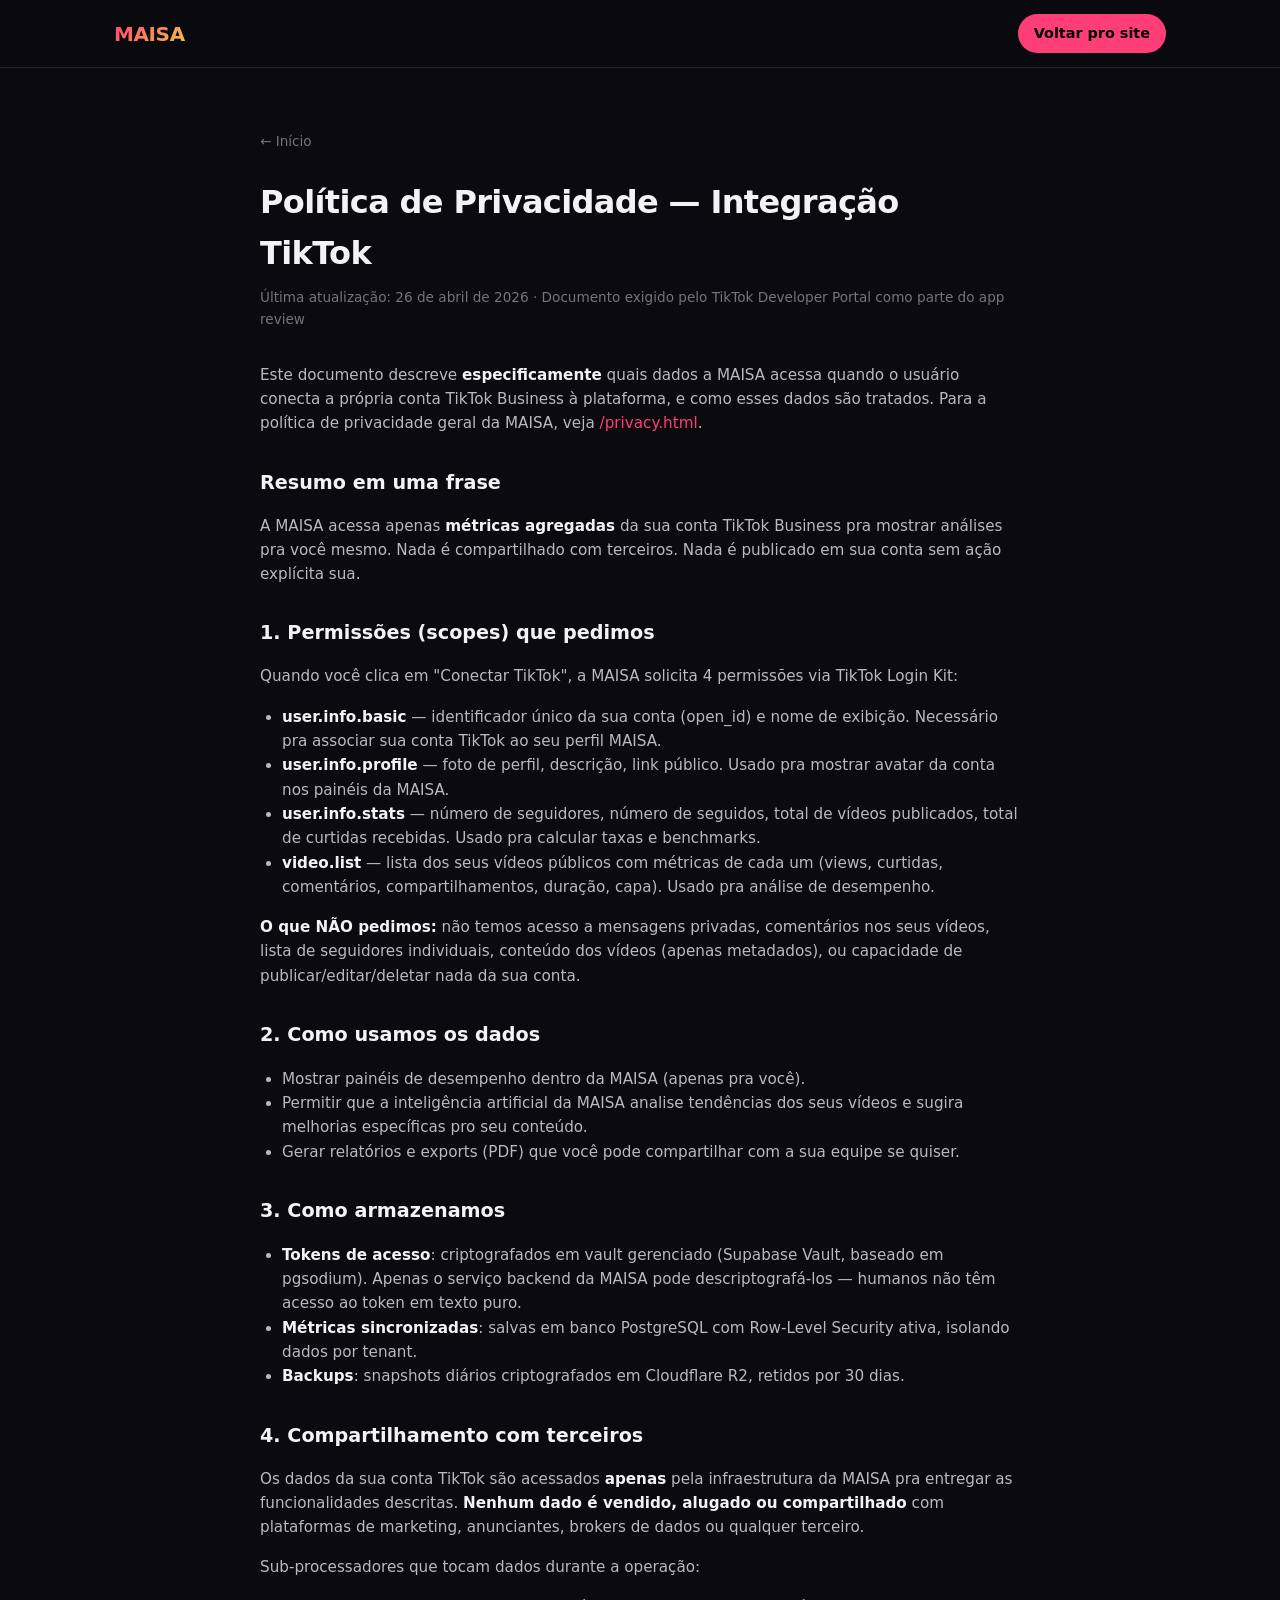
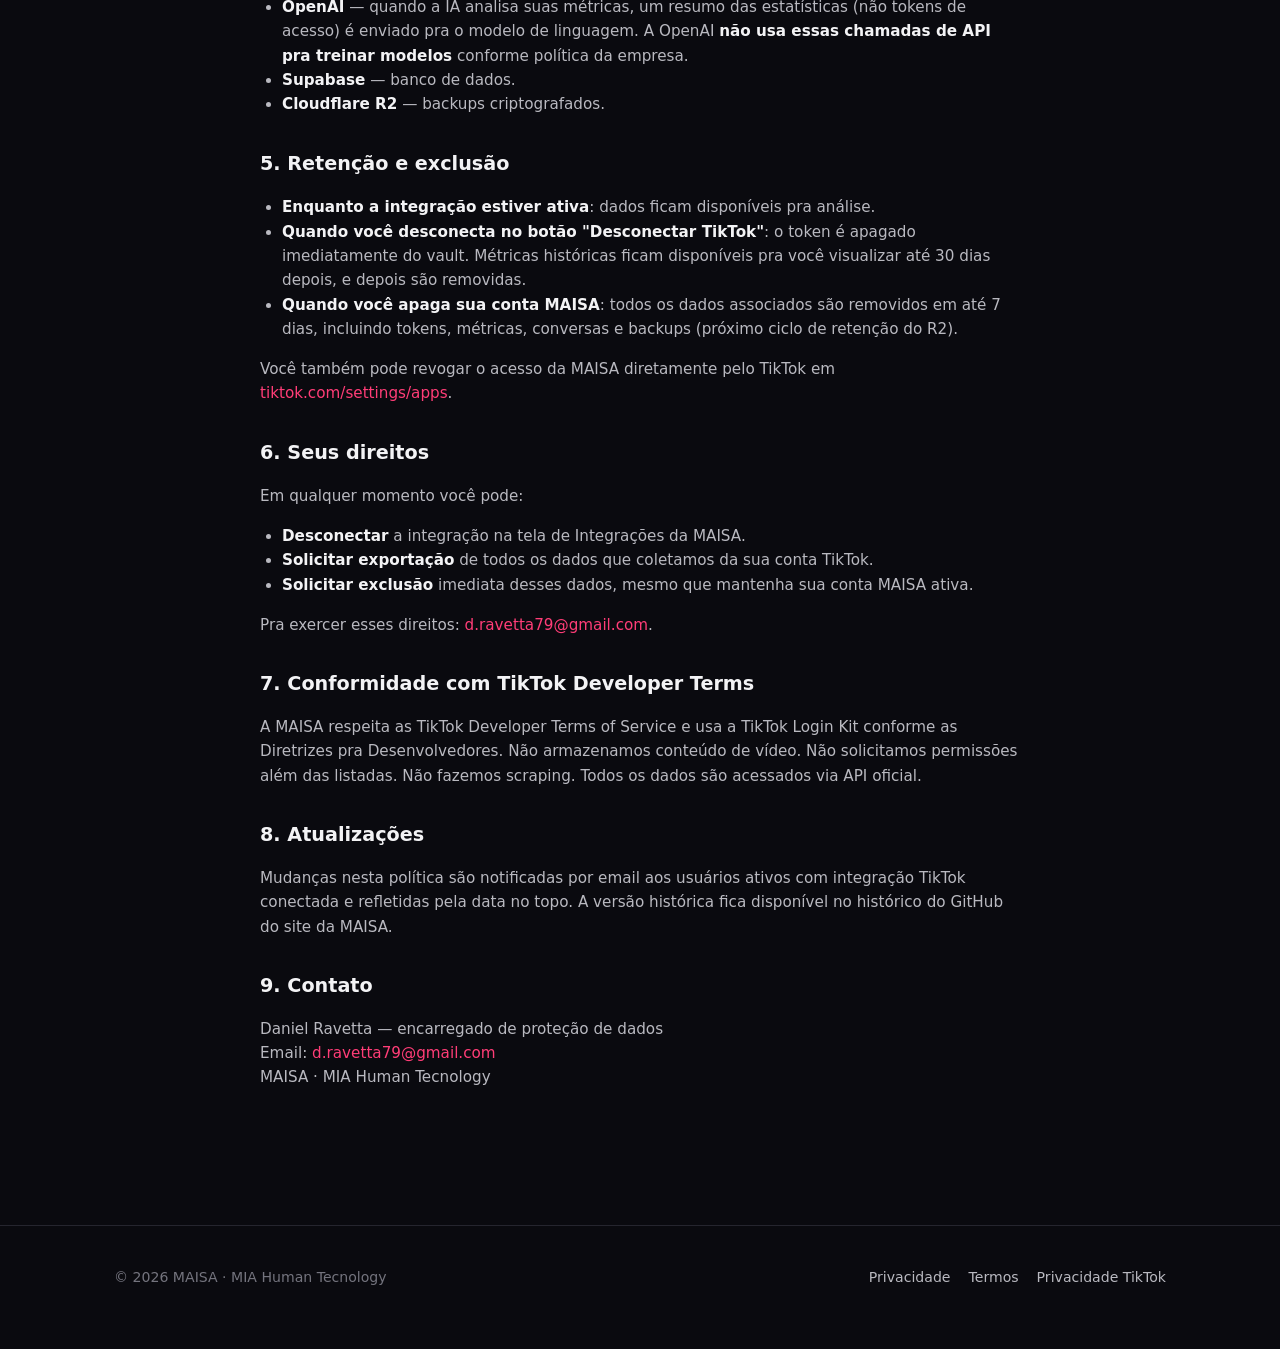
<file: tiktok-privacy.html>
<!DOCTYPE html>
<html lang="pt-BR">
<head>
<meta charset="UTF-8">
<meta name="viewport" content="width=device-width, initial-scale=1.0">
<title>Privacidade da Integração TikTok — MAISA</title>
<link rel="stylesheet" href="styles.css">
</head>
<body>

<header class="site-header">
  <div class="container">
    <a href="/" class="logo">MAISA</a>
    <nav class="nav">
      <a href="/" class="btn-cta">Voltar pro site</a>
    </nav>
  </div>
</header>

<main class="container">
  <article class="doc">
    <a href="/" class="back">← Início</a>
    <h1>Política de Privacidade — Integração TikTok</h1>
    <p class="meta">
      Última atualização: 26 de abril de 2026 · Documento exigido pelo TikTok Developer Portal
      como parte do app review
    </p>

    <p>
      Este documento descreve <strong>especificamente</strong> quais dados a MAISA acessa quando o usuário conecta a própria conta TikTok Business à plataforma, e como esses dados são tratados. Para a política de privacidade geral da MAISA, veja <a href="/privacy.html">/privacy.html</a>.
    </p>

    <h2>Resumo em uma frase</h2>
    <p>A MAISA acessa apenas <strong>métricas agregadas</strong> da sua conta TikTok Business pra mostrar análises pra você mesmo. Nada é compartilhado com terceiros. Nada é publicado em sua conta sem ação explícita sua.</p>

    <h2>1. Permissões (scopes) que pedimos</h2>
    <p>Quando você clica em "Conectar TikTok", a MAISA solicita 4 permissões via TikTok Login Kit:</p>
    <ul>
      <li><strong>user.info.basic</strong> — identificador único da sua conta (open_id) e nome de exibição. Necessário pra associar sua conta TikTok ao seu perfil MAISA.</li>
      <li><strong>user.info.profile</strong> — foto de perfil, descrição, link público. Usado pra mostrar avatar da conta nos painéis da MAISA.</li>
      <li><strong>user.info.stats</strong> — número de seguidores, número de seguidos, total de vídeos publicados, total de curtidas recebidas. Usado pra calcular taxas e benchmarks.</li>
      <li><strong>video.list</strong> — lista dos seus vídeos públicos com métricas de cada um (views, curtidas, comentários, compartilhamentos, duração, capa). Usado pra análise de desempenho.</li>
    </ul>
    <p><strong>O que NÃO pedimos:</strong> não temos acesso a mensagens privadas, comentários nos seus vídeos, lista de seguidores individuais, conteúdo dos vídeos (apenas metadados), ou capacidade de publicar/editar/deletar nada da sua conta.</p>

    <h2>2. Como usamos os dados</h2>
    <ul>
      <li>Mostrar painéis de desempenho dentro da MAISA (apenas pra você).</li>
      <li>Permitir que a inteligência artificial da MAISA analise tendências dos seus vídeos e sugira melhorias específicas pro seu conteúdo.</li>
      <li>Gerar relatórios e exports (PDF) que você pode compartilhar com a sua equipe se quiser.</li>
    </ul>

    <h2>3. Como armazenamos</h2>
    <ul>
      <li><strong>Tokens de acesso</strong>: criptografados em vault gerenciado (Supabase Vault, baseado em pgsodium). Apenas o serviço backend da MAISA pode descriptografá-los — humanos não têm acesso ao token em texto puro.</li>
      <li><strong>Métricas sincronizadas</strong>: salvas em banco PostgreSQL com Row-Level Security ativa, isolando dados por tenant.</li>
      <li><strong>Backups</strong>: snapshots diários criptografados em Cloudflare R2, retidos por 30 dias.</li>
    </ul>

    <h2>4. Compartilhamento com terceiros</h2>
    <p>
      Os dados da sua conta TikTok são acessados <strong>apenas</strong> pela infraestrutura da MAISA pra entregar as funcionalidades descritas. <strong>Nenhum dado é vendido, alugado ou compartilhado</strong> com plataformas de marketing, anunciantes, brokers de dados ou qualquer terceiro.
    </p>
    <p>
      Sub-processadores que tocam dados durante a operação:
    </p>
    <ul>
      <li><strong>OpenAI</strong> — quando a IA analisa suas métricas, um resumo das estatísticas (não tokens de acesso) é enviado pra o modelo de linguagem. A OpenAI <strong>não usa essas chamadas de API pra treinar modelos</strong> conforme política da empresa.</li>
      <li><strong>Supabase</strong> — banco de dados.</li>
      <li><strong>Cloudflare R2</strong> — backups criptografados.</li>
    </ul>

    <h2>5. Retenção e exclusão</h2>
    <ul>
      <li><strong>Enquanto a integração estiver ativa</strong>: dados ficam disponíveis pra análise.</li>
      <li><strong>Quando você desconecta no botão "Desconectar TikTok"</strong>: o token é apagado imediatamente do vault. Métricas históricas ficam disponíveis pra você visualizar até 30 dias depois, e depois são removidas.</li>
      <li><strong>Quando você apaga sua conta MAISA</strong>: todos os dados associados são removidos em até 7 dias, incluindo tokens, métricas, conversas e backups (próximo ciclo de retenção do R2).</li>
    </ul>
    <p>Você também pode revogar o acesso da MAISA diretamente pelo TikTok em <a href="https://www.tiktok.com/settings/apps" target="_blank" rel="noopener">tiktok.com/settings/apps</a>.</p>

    <h2>6. Seus direitos</h2>
    <p>Em qualquer momento você pode:</p>
    <ul>
      <li><strong>Desconectar</strong> a integração na tela de Integrações da MAISA.</li>
      <li><strong>Solicitar exportação</strong> de todos os dados que coletamos da sua conta TikTok.</li>
      <li><strong>Solicitar exclusão</strong> imediata desses dados, mesmo que mantenha sua conta MAISA ativa.</li>
    </ul>
    <p>Pra exercer esses direitos: <a href="mailto:d.ravetta79@gmail.com">d.ravetta79@gmail.com</a>.</p>

    <h2>7. Conformidade com TikTok Developer Terms</h2>
    <p>
      A MAISA respeita as TikTok Developer Terms of Service e usa a TikTok Login Kit conforme as Diretrizes pra Desenvolvedores. Não armazenamos conteúdo de vídeo. Não solicitamos permissões além das listadas. Não fazemos scraping. Todos os dados são acessados via API oficial.
    </p>

    <h2>8. Atualizações</h2>
    <p>
      Mudanças nesta política são notificadas por email aos usuários ativos com integração TikTok conectada e refletidas pela data no topo. A versão histórica fica disponível no histórico do GitHub do site da MAISA.
    </p>

    <h2>9. Contato</h2>
    <p>
      Daniel Ravetta — encarregado de proteção de dados<br>
      Email: <a href="mailto:d.ravetta79@gmail.com">d.ravetta79@gmail.com</a><br>
      MAISA · MIA Human Tecnology
    </p>
  </article>
</main>

<footer class="site-footer">
  <div class="container">
    <div>© 2026 MAISA · MIA Human Tecnology</div>
    <div class="links">
      <a href="/privacy.html">Privacidade</a>
      <a href="/terms.html">Termos</a>
      <a href="/tiktok-privacy.html">Privacidade TikTok</a>
    </div>
  </div>
</footer>

</body>
</html>
</file>
<file: styles.css>
/* MAISA — shared styles for landing + legal pages.
 * Mantém propósito: dark, com acentos rosa/verde do produto.
 * Mobile-first; tudo escala. Zero dependências externas. */

:root {
  --bg: #0a0a0f;
  --bg-2: #14141c;
  --card: #1a1a24;
  --border: #25252e;
  --ink: #f3f3f5;
  --ink-2: #b9b9c0;
  --ink-3: #74747e;
  --pink: #ff3d77;
  --green: #2bd99c;
  --gold: #f5c842;
  --max: 1100px;
}

* { box-sizing: border-box; }
html { scroll-behavior: smooth; }
body {
  margin: 0;
  font-family: -apple-system, BlinkMacSystemFont, "Segoe UI", system-ui, sans-serif;
  background: var(--bg);
  color: var(--ink);
  line-height: 1.6;
  font-size: 16px;
  -webkit-font-smoothing: antialiased;
}
a { color: var(--pink); text-decoration: none; }
a:hover { text-decoration: underline; }
.container { max-width: var(--max); margin: 0 auto; padding: 0 24px; }

/* Header */
.site-header {
  position: sticky; top: 0;
  background: color-mix(in srgb, var(--bg) 90%, transparent);
  backdrop-filter: blur(8px);
  border-bottom: 1px solid var(--border);
  z-index: 50;
}
.site-header .container {
  display: flex; align-items: center; justify-content: space-between;
  padding-top: 14px; padding-bottom: 14px;
}
.logo {
  font-weight: 800; font-size: 1.25rem;
  background: linear-gradient(135deg, var(--pink), var(--gold));
  -webkit-background-clip: text; background-clip: text; color: transparent;
  letter-spacing: -0.02em;
}
.nav { display: flex; gap: 24px; align-items: center; }
.nav a { color: var(--ink-2); font-size: 0.9rem; }
.nav a:hover { color: var(--ink); text-decoration: none; }
.nav .btn-cta {
  background: var(--pink); color: #000;
  padding: 8px 16px; border-radius: 999px;
  font-weight: 600; font-size: 0.9rem;
}
.nav .btn-cta:hover { opacity: 0.9; }
@media (max-width: 640px) {
  .nav { gap: 14px; }
  .nav a:not(.btn-cta) { display: none; }
}

/* Hero */
.hero {
  padding: 80px 0 60px;
  text-align: left;
}
.hero h1 {
  font-size: clamp(2rem, 5vw, 3.5rem);
  line-height: 1.1; letter-spacing: -0.03em;
  margin: 0 0 16px;
  background: linear-gradient(135deg, var(--ink) 60%, var(--pink));
  -webkit-background-clip: text; background-clip: text; color: transparent;
}
.hero .subtitle {
  font-size: clamp(1rem, 2vw, 1.2rem);
  color: var(--ink-2);
  max-width: 640px;
  margin: 0 0 32px;
}
.hero .ctas { display: flex; gap: 12px; flex-wrap: wrap; }
.btn-primary {
  background: var(--pink); color: #000;
  padding: 14px 28px; border-radius: 999px;
  font-weight: 700; font-size: 1rem;
  display: inline-flex; align-items: center; gap: 8px;
}
.btn-primary:hover { opacity: 0.9; text-decoration: none; }
.btn-secondary {
  background: transparent; color: var(--ink);
  border: 1px solid var(--border);
  padding: 13px 27px; border-radius: 999px;
  font-weight: 600; font-size: 1rem;
}
.btn-secondary:hover { border-color: var(--pink); color: var(--pink); text-decoration: none; }

/* Section base */
.section {
  padding: 60px 0;
  border-top: 1px solid var(--border);
}
.section h2 {
  font-size: clamp(1.5rem, 3vw, 2.2rem);
  margin: 0 0 12px;
  letter-spacing: -0.02em;
}
.section .lede {
  color: var(--ink-2);
  max-width: 640px;
  margin: 0 0 40px;
  font-size: 1.05rem;
}

/* Steps grid */
.steps {
  display: grid;
  grid-template-columns: repeat(auto-fit, minmax(260px, 1fr));
  gap: 20px;
}
.step {
  background: var(--card);
  border: 1px solid var(--border);
  border-radius: 16px;
  padding: 24px;
}
.step .num {
  font-size: 0.75rem; letter-spacing: 0.15em;
  color: var(--pink); font-weight: 700;
  margin-bottom: 8px;
}
.step h3 { margin: 0 0 8px; font-size: 1.1rem; }
.step p { margin: 0; color: var(--ink-2); font-size: 0.95rem; }

/* Features grid */
.features {
  display: grid;
  grid-template-columns: repeat(auto-fit, minmax(240px, 1fr));
  gap: 16px;
}
.feature {
  background: var(--card);
  border: 1px solid var(--border);
  border-radius: 14px;
  padding: 20px;
}
.feature .ico { font-size: 1.5rem; margin-bottom: 10px; }
.feature h3 { margin: 0 0 6px; font-size: 1rem; }
.feature p { margin: 0; color: var(--ink-3); font-size: 0.88rem; }

/* Pricing */
.pricing {
  display: grid;
  grid-template-columns: repeat(auto-fit, minmax(280px, 1fr));
  gap: 20px;
  max-width: 760px;
  margin: 0 auto;
}
.plan {
  background: var(--card);
  border: 1px solid var(--border);
  border-radius: 18px;
  padding: 32px 24px;
}
.plan.highlighted {
  border-color: var(--pink);
  box-shadow: 0 0 60px color-mix(in srgb, var(--pink) 18%, transparent);
}
.plan .name {
  font-size: 0.8rem; letter-spacing: 0.15em;
  color: var(--ink-3); text-transform: uppercase;
  margin-bottom: 8px;
}
.plan .price {
  font-size: 2.2rem; font-weight: 800;
  letter-spacing: -0.02em;
}
.plan .price small {
  font-size: 0.95rem; color: var(--ink-3);
  font-weight: 400;
}
.plan ul {
  list-style: none; padding: 0; margin: 20px 0;
}
.plan li {
  padding: 6px 0; color: var(--ink-2); font-size: 0.92rem;
  display: flex; align-items: flex-start; gap: 8px;
}
.plan li::before { content: "✓"; color: var(--green); flex-shrink: 0; }

/* Footer */
.site-footer {
  border-top: 1px solid var(--border);
  margin-top: 60px;
  padding: 40px 0 60px;
  color: var(--ink-3);
  font-size: 0.88rem;
}
.site-footer .container {
  display: grid;
  grid-template-columns: 1fr auto;
  gap: 24px;
}
.site-footer .links { display: flex; gap: 18px; flex-wrap: wrap; }
.site-footer .links a { color: var(--ink-2); }

/* Logo with mark */
.logo.logo-with-mark {
  display: inline-flex; align-items: center; gap: 10px;
}
.logo.logo-with-mark img {
  width: 32px; height: 32px;
  border-radius: 8px;
  object-fit: cover;
}
.logo.logo-with-mark span {
  background: linear-gradient(135deg, var(--pink), var(--gold));
  -webkit-background-clip: text; background-clip: text; color: transparent;
}

/* Hero with image */
.hero.hero-with-image { padding-top: 60px; padding-bottom: 60px; }
.hero-grid {
  display: grid;
  grid-template-columns: 1.1fr 1fr;
  gap: 48px;
  align-items: center;
}
@media (max-width: 860px) {
  .hero-grid { grid-template-columns: 1fr; gap: 32px; }
}
.hero-image img {
  width: 100%; height: auto;
  border-radius: 18px;
  box-shadow: 0 20px 60px rgba(0,0,0,0.5);
}

/* Agent cards (com imagem) */
.agent-grid {
  display: grid;
  grid-template-columns: repeat(auto-fit, minmax(300px, 1fr));
  gap: 20px;
}
.agent-card {
  background: var(--card);
  border: 1px solid var(--border);
  border-radius: 18px;
  overflow: hidden;
  display: flex; flex-direction: column;
}
.agent-card img {
  width: 100%; height: auto;
  display: block;
}
.agent-card .agent-body {
  padding: 22px;
}
.agent-card h3 {
  margin: 0 0 4px;
  font-size: 1.4rem;
  letter-spacing: -0.01em;
}
.agent-card .agent-tag {
  font-size: 0.7rem;
  letter-spacing: 0.1em;
  text-transform: uppercase;
  color: var(--ink-3);
  margin: 0 0 8px;
}
.agent-card .agent-quote {
  font-style: italic;
  color: var(--gold);
  margin: 0 0 14px;
  font-size: 0.95rem;
}
.agent-card ul {
  list-style: none; padding: 0; margin: 0 0 14px;
}
.agent-card li {
  padding: 4px 0; color: var(--ink-2); font-size: 0.9rem;
  display: flex; align-items: flex-start; gap: 8px;
}
.agent-card li::before { content: "→"; color: var(--pink); flex-shrink: 0; }
.agent-card .agent-solves {
  margin: 0; font-size: 0.85rem; color: var(--ink-3);
  padding-top: 12px; border-top: 1px solid var(--border);
}
.agent-card .agent-solves strong { color: var(--green); }

/* Legal pages content */
.doc {
  padding: 60px 0;
  max-width: 760px;
  margin: 0 auto;
}
.doc h1 {
  font-size: 2rem;
  letter-spacing: -0.02em;
  margin: 0 0 8px;
}
.doc .meta {
  color: var(--ink-3);
  font-size: 0.85rem;
  margin: 0 0 32px;
}
.doc h2 {
  font-size: 1.2rem;
  margin: 32px 0 12px;
  color: var(--ink);
}
.doc p, .doc li {
  color: var(--ink-2);
  font-size: 0.95rem;
}
.doc ul { padding-left: 22px; }
.doc strong { color: var(--ink); }
.doc .back {
  color: var(--ink-3); font-size: 0.85rem;
  display: inline-flex; align-items: center; gap: 6px;
  margin-bottom: 24px;
}
</file>
